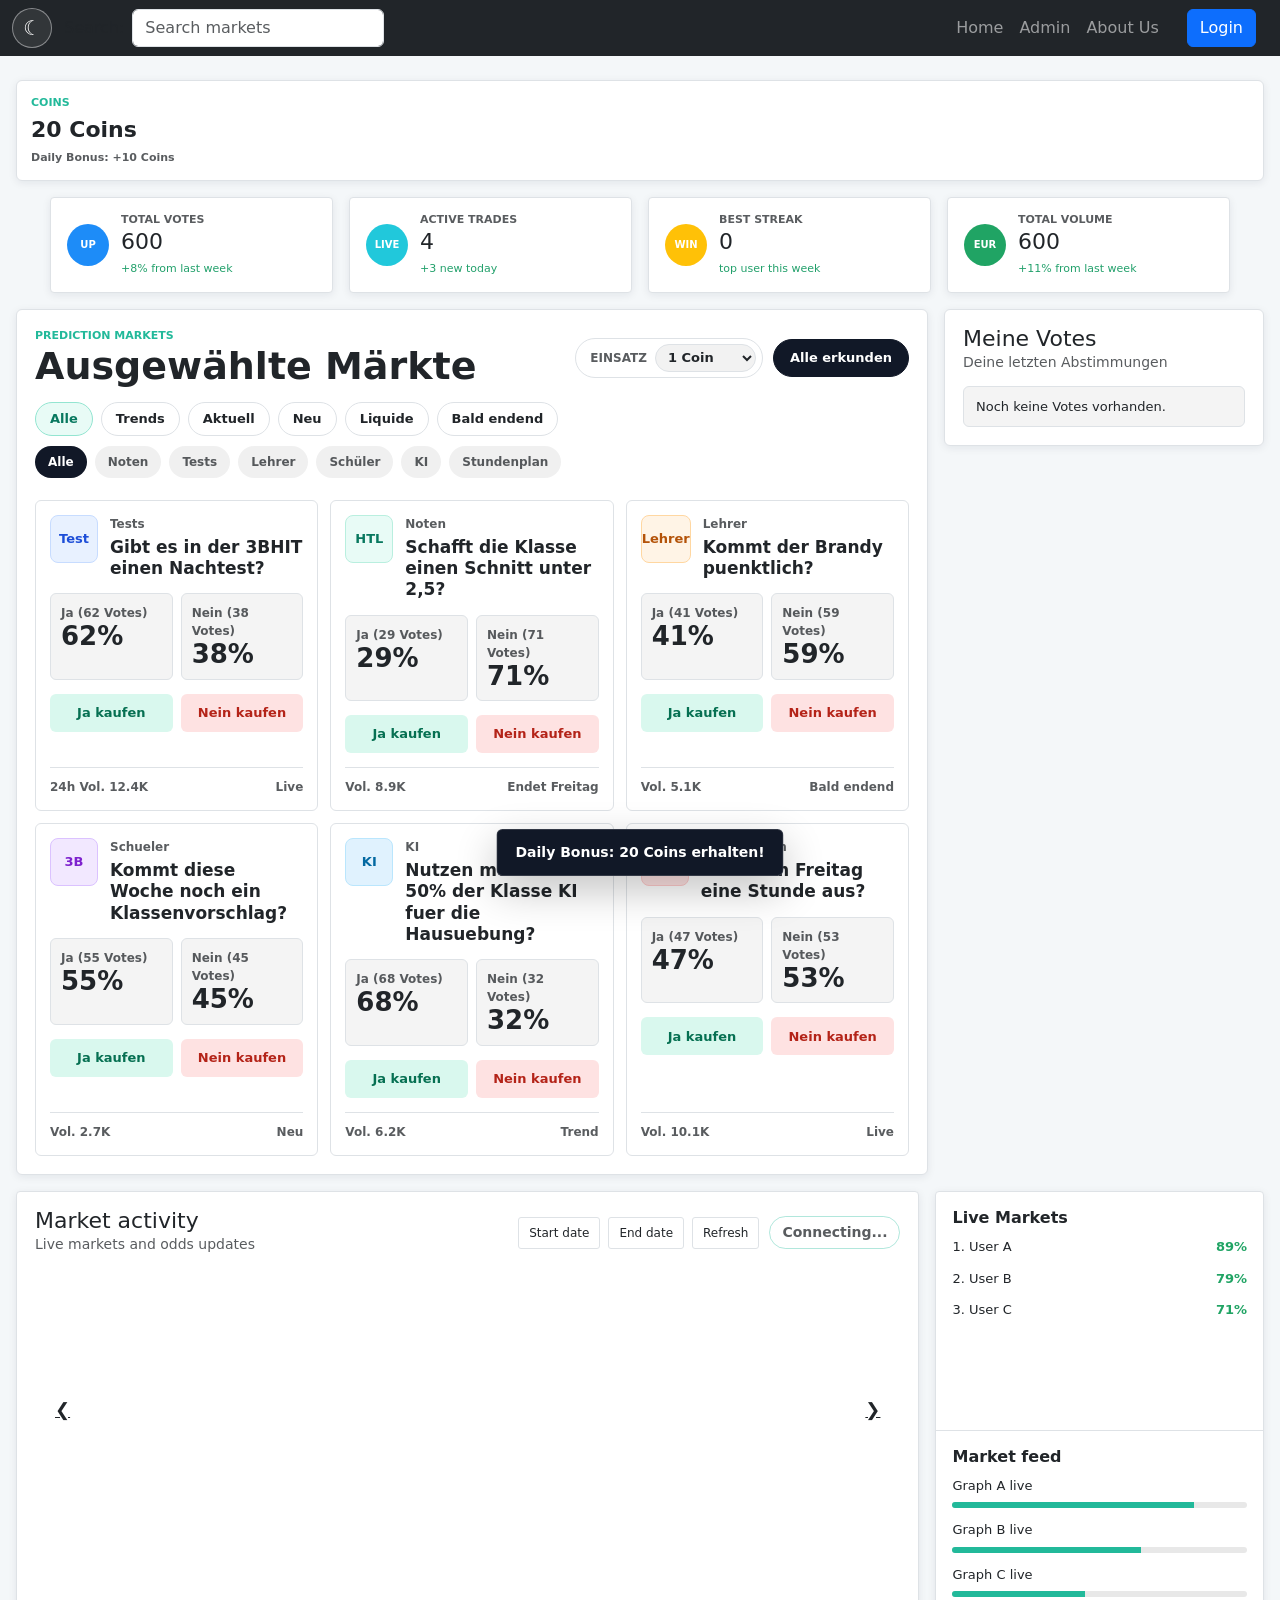
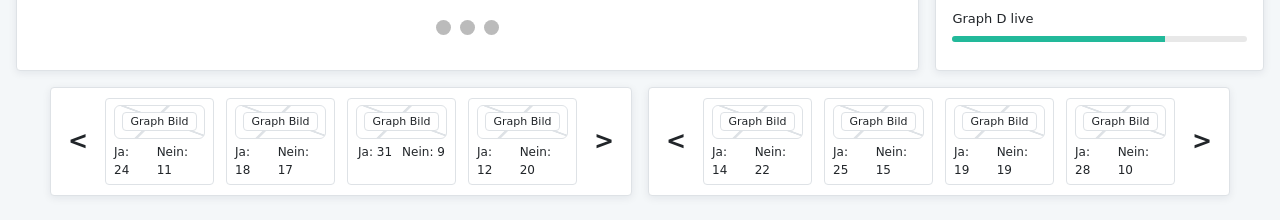
<file: frontend/index.html>
<!DOCTYPE html>
<html lang="en" data-bs-theme="light">
<head>
    <meta charset="UTF-8">
    <meta name="viewport" content="width=device-width, initial-scale=1.0">
    <title>HTLkrems Predict</title>

    <!-- Bootstrap -->
    <script src="https://cdn.jsdelivr.net/npm/bootstrap@5.3.8/dist/js/bootstrap.bundle.min.js"></script>
    <link href="https://cdn.jsdelivr.net/npm/bootstrap@5.3.8/dist/css/bootstrap.min.css" rel="stylesheet">

    <link rel="stylesheet" href="style.css">
</head>

<body>
    <!--Navbar-->
    <nav class="navbar navbar-expand-lg navbar-dark bg-dark">
        <div class="container-fluid">

            <button class="navbar-toggler" type="button" data-bs-toggle="collapse" data-bs-target="#navbarNav">
                <span class="navbar-toggler-icon"></span>
            </button>

            <!-- Mode Button -->
            <button type="button" class="theme-toggle" id="ChangeModeButton" aria-label="Dark Mode aktivieren" title="Dark Mode aktivieren">
                <span id="modeIcon" aria-hidden="true">☾</span>
            </button>
<!--////////////////////////////////////////////////////////////////////////////////////////////////////////////////////////////////////////////////////////////////////////////////////////-->

            <!--Suchleiste-->
            <div class="navbar-search">
                <form>
                    <label for="search">Search:</label>
                    <input type="text" class="form-control" id="search" placeholder="Search markets">
                </form>
            </div>

            <div class="collapse navbar-collapse" id="navbarNav">
                <ul class="navbar-nav">
                    <li class="nav-item"><a class="nav-link" href="#">Home</a></li>
                    <li class="nav-item"><a class="nav-link" href="admin.html">Admin</a></li>
                    <li class="nav-item"><a class="nav-link" href="#">About Us</a></li>
                </ul>
            </div>

            <div class="auth-area">
                <!--Login/Signup-->
                <div class="auth-buttons">
                    <span class="navbar-text text-light" id="authUserName"></span>
                    <a class="btn btn-outline-light d-none" id="profileLink" href="profile.html">Profile</a>
                    <button type="button" class="btn btn-outline-light d-none" id="logoutButton">Logout</button>
                    <button type="button" class="btn btn-primary" id="openLoginModal">Login</button>
                </div>
            </div>
        </div>
    </nav>
<!--////////////////////////////////////////////////////////////////////////////////////////////////////////////////////////////////////////////////////////////////////////////////////////-->

<!-- Login Modal Logik -->
    <div class="auth-modal" id="loginModal">
        <div class="auth-modal-content auth-animate">
            <div class="auth-modal-header">
                <h2>Sign in</h2>
                <button type="button" class="auth-close" data-close-modal="loginModal" title="Close Modal">&times;</button>
            </div>

            <p>Sign in with your HTL Krems Microsoft account to place bets and view your profile.</p>

            <div class="auth-actions">
                <button type="button" class="auth-cancel" data-close-modal="loginModal">Cancel</button>
                <button type="button" class="auth-submit" id="microsoftLoginButton">Continue with Microsoft</button>
            </div>
        </div>
    </div>
<!--////////////////////////////////////////////////////////////////////////////////////////////////////////////////////////////////////////////////////////////////////////////////////////-->
    <div class="page-content">
        <aside class="coin-system" aria-label="Coin Punktesystem">
            <span class="coin-label">Coins</span>
            <strong><span id="coinBalance">10</span> Coins</strong>
            <small>Daily Bonus: +10 Coins</small> <!-- Einlösen von Bonus -->
        </aside>

        <section class="stats-grid">
            <article class="stat-card">
                <span class="stat-icon stat-blue">UP</span>
                <div>
                    <p>Total Votes</p>
                    <strong><span id="totalVotesValue">2,500</span></strong>
                    <small>+8% from last week</small>
                </div>
            </article>
            <article class="stat-card">
                <span class="stat-icon stat-cyan">LIVE</span>
                <div>
                    <p>Active Trades</p>
                    <strong><span id="activeTradesValue">123</span></strong>
                    <small>+3 new today</small>
                </div>
            </article>
            <article class="stat-card">
                <span class="stat-icon stat-yellow">WIN</span>
                <div>
                    <p>Best Streak</p>
                    <strong><span id="bestStreakValue">14</span></strong>
                    <small>top user this week</small>
                </div>
            </article>
            <article class="stat-card">
                <span class="stat-icon stat-green">EUR</span>
                <div>
                    <p>Total Volume</p>
                    <strong><span id="totalVolumeValue">24,567</span></strong>
                    <small>+11% from last week</small>
                </div>
            </article>
        </section>

        <div class="market-layout">
        <section class="market-discovery">
            <div class="market-discovery-header">
                <div>
                    <span class="market-kicker">Prediction Markets</span>
                    <h1>Ausgewählte Märkte</h1>
                </div>
                <div class="market-header-actions">
                    <label class="stake-control" for="coinStake">
                        Einsatz
                        <select id="coinStake">
                            <option value="1">1 Coin</option>
                            <option value="5">5 Coins</option>
                            <option value="10">10 Coins</option>
                        </select>
                    </label>
                    <button type="button" class="market-action">Alle erkunden</button>
                </div>
            </div>

            <div class="market-tabs" aria-label="Market filters">
                <button type="button" class="is-selected" data-market-status="all">Alle</button>
                <button type="button" data-market-status="trend">Trends</button>
                <button type="button" data-market-status="live">Aktuell</button>
                <button type="button" data-market-status="new">Neu</button>
                <button type="button" data-market-status="liquid">Liquide</button>
                <button type="button" data-market-status="ending">Bald endend</button>
            </div>

            <div class="market-topic-row">
                <span class="is-selected" data-market-topic="all">Alle</span>
                <span data-market-topic="noten">Noten</span>
                <span data-market-topic="tests">Tests</span>
                <span data-market-topic="lehrer">Lehrer</span>
                <span data-market-topic="schueler">Schüler</span>
                <span data-market-topic="ki">KI</span>
                <span data-market-topic="stundenplan">Stundenplan</span>
            </div>

            <div class="market-card-grid" id="marketCardGrid">
                <article class="prediction-card" data-market-topic="tests" data-market-status="trend live liquid">
                    <div class="prediction-card-top">
                        <div class="prediction-icon">Test</div>
                        <div>
                            <p>Tests</p>
                            <h2>Gibt es in der 3BHIT einen Nachtest?</h2>
                        </div>
                    </div>
                    <div class="prediction-outcomes">
                        <div>
                            <span>Ja</span>
                            <strong>62%</strong>
                        </div>
                        <div>
                            <span>Nein</span>
                            <strong>38%</strong>
                        </div>
                    </div>
                    <div class="prediction-buttons">
                        <button type="button" class="buy-yes">Ja kaufen</button>
                        <button type="button" class="buy-no">Nein kaufen</button>
                    </div>
                    <footer>
                        <span>24h Vol. 12.4K</span>
                        <span>Live</span>
                    </footer>
                </article>

                <article class="prediction-card" data-market-topic="noten" data-market-status="live ending">
                    <div class="prediction-card-top">
                        <div class="prediction-icon prediction-icon-green">HTL</div>
                        <div>
                            <p>Noten</p>
                            <h2>Schafft die Klasse einen Schnitt unter 2,5?</h2>
                        </div>
                    </div>
                    <div class="prediction-outcomes">
                        <div>
                            <span>Ja</span>
                            <strong>29%</strong>
                        </div>
                        <div>
                            <span>Nein</span>
                            <strong>71%</strong>
                        </div>
                    </div>
                    <div class="prediction-buttons">
                        <button type="button" class="buy-yes">Ja kaufen</button>
                        <button type="button" class="buy-no">Nein kaufen</button>
                    </div>
                    <footer>
                        <span>Vol. 8.9K</span>
                        <span>Endet Freitag</span>
                    </footer>
                </article>

                <article class="prediction-card" data-market-topic="lehrer" data-market-status="trend ending">
                    <div class="prediction-card-top">
                        <div class="prediction-icon prediction-icon-orange">Lehrer</div>
                        <div>
                            <p>Lehrer</p>
                            <h2>Kommt der Brandy pünktlich?</h2>
                        </div>
                    </div>
                    <div class="prediction-outcomes">
                        <div>
                            <span>Ja</span>
                            <strong>41%</strong>
                        </div>
                        <div>
                            <span>Nein</span>
                            <strong>59%</strong>
                        </div>
                    </div>
                    <div class="prediction-buttons">
                        <button type="button" class="buy-yes">Ja kaufen</button>
                        <button type="button" class="buy-no">Nein kaufen</button>
                    </div>
                    <footer>
                        <span>Vol. 5.1K</span>
                        <span>Bald endend</span>
                    </footer>
                </article>

                <article class="prediction-card" data-market-topic="schueler" data-market-status="new live">
                    <div class="prediction-card-top">
                        <div class="prediction-icon prediction-icon-purple">3B</div>
                        <div>
                            <p>Schüler</p>
                            <h2>Kommt diese Woche noch ein Klassenvorschlag?</h2>
                        </div>
                    </div>
                    <div class="prediction-outcomes">
                        <div>
                            <span>Ja</span>
                            <strong>55%</strong>
                        </div>
                        <div>
                            <span>Nein</span>
                            <strong>45%</strong>
                        </div>
                    </div>
                    <div class="prediction-buttons">
                        <button type="button" class="buy-yes">Ja kaufen</button>
                        <button type="button" class="buy-no">Nein kaufen</button>
                    </div>
                    <footer>
                        <span>Vol. 2.7K</span>
                        <span>Neu</span>
                    </footer>
                </article>

                <article class="prediction-card" data-market-topic="ki" data-market-status="trend new">
                    <div class="prediction-card-top">
                        <div class="prediction-icon prediction-icon-blue">KI</div>
                        <div>
                            <p>KI</p>
                            <h2>Nutzen mehr als 50% der Klasse KI für die Hausuebung?</h2>
                        </div>
                    </div>
                    <div class="prediction-outcomes">
                        <div>
                            <span>Ja</span>
                            <strong>68%</strong>
                        </div>
                        <div>
                            <span>Nein</span>
                            <strong>32%</strong>
                        </div>
                    </div>
                    <div class="prediction-buttons">
                        <button type="button" class="buy-yes">Ja kaufen</button>
                        <button type="button" class="buy-no">Nein kaufen</button>
                    </div>
                    <footer>
                        <span>Vol. 6.2K</span>
                        <span>Trend</span>
                    </footer>
                </article>

                <article class="prediction-card" data-market-topic="stundenplan" data-market-status="live liquid">
                    <div class="prediction-card-top">
                        <div class="prediction-icon prediction-icon-red">Plan</div>
                        <div>
                            <p>Stundenplan</p>
                            <h2>Fällt am Freitag eine Stunde aus?</h2>
                        </div>
                    </div>
                    <div class="prediction-outcomes">
                        <div>
                            <span>Ja</span>
                            <strong>47%</strong>
                        </div>
                        <div>
                            <span>Nein</span>
                            <strong>53%</strong>
                        </div>
                    </div>
                    <div class="prediction-buttons">
                        <button type="button" class="buy-yes">Ja kaufen</button>
                        <button type="button" class="buy-no">Nein kaufen</button>
                    </div>
                    <footer>
                        <span>Vol. 10.1K</span>
                        <span>Live</span>
                    </footer>
                </article>
            </div>

            <div class="market-empty-state" id="marketEmptyState">
                Keine Markets gefunden.
            </div>
        </section>

        <section class="my-votes-panel">
            <div class="panel-header">
                <div>
                    <h2>Meine Votes</h2>
                    <span>Deine letzten Abstimmungen</span>
                </div>
            </div>
            <ul id="myVotesList" class="my-votes-list">
                <li>Noch keine Votes vorhanden.</li>
            </ul>
        </section>
        </div>

        <section class="dashboard-main">
            <div class="graph-overview">
                <div class="panel-header">
                    <div>
                        <h2>Market activity</h2>
                        <span>Live markets and odds updates</span>
                    </div>
                    <div class="dashboard-actions">
                        <div class="date-filter">
                        <button type="button">Start date</button>
                        <button type="button">End date</button>
                            <button type="button" id="refreshMarketsButton">Refresh</button>
                        </div>
                        <span class="backend-badge" id="apiStatus">Connecting...</span>
                    </div>
                </div>

                <!-- Slideshow container -->
                <div class="slideshow-container">

            <!-- Full-width images with number and caption text -->
            <div class="mySlides slide-fade">
                <div class="numbertext">1 / 3</div>
                <div class="slide-image">
                    <img src="images/Download.png" alt="Testbild">
                </div>

                <div class="graph-vote-row">
                    <button type="button" class="vote-button vote-up">Up</button>
                    <h1 class="graph-title">Erster Graph</h1>
                    <button type="button" class="vote-button vote-down">Down</button>
                </div>

                <div class="graph-details">
                    <section class="graph-description">
                        <h2>Beschreibung</h2>
                        <p>Hier kommt die Beschreibung vom Graph hinein. Dieser Bereich nimmt ungefaehr zwei Drittel der Breite ein.</p>
                    </section>

                    <section class="latest-votes">
                        <h2>Letzte Votes</h2>
                        <p>Noch keine Votes vorhanden.</p>
                        <p>Votes vom Leo bekommen!</p>
                    </section>
                </div>
            </div>

            <div class="mySlides slide-fade">
                <div class="numbertext">2 / 3</div>
                <div class="slide-image">
                    <img src="images/Download.png" alt="Testbild">
                </div>

                <div class="graph-vote-row">
                    <button type="button" class="vote-button vote-up">Up</button>
                    <h1 class="graph-title">Zweiter Graph</h1>
                    <button type="button" class="vote-button vote-down">Down</button>
                </div>

                <div class="graph-details">
                    <section class="graph-description">
                        <h2>Beschreibung</h2>
                        <p>Beschreibung fuer den zweiten Graph. Auch dieser Text ist Teil der Slideshow.</p>
                    </section>

                    <section class="latest-votes">
                        <h2>Letzte Votes</h2>
                        <p>Vote 1: Up</p>
                        <p>Votes vom Leo bekommen!</p>
                    </section>
                </div>
            </div>

            <div class="mySlides slide-fade">
                <div class="numbertext">3 / 3</div>
                <div class="slide-image">
                    <img src="images/Download.png" alt="Testbild">
                </div>

                <div class="graph-vote-row">
                    <button type="button" class="vote-button vote-up">Up</button>
                    <h1 class="graph-title">Dritter Graph</h1>
                    <button type="button" class="vote-button vote-down">Down</button>
                </div>

                <div class="graph-details">
                    <section class="graph-description">
                        <h2>Beschreibung</h2>
                        <p>Beschreibung fuer den dritten Graph. Beim Weiterklicken wechselt jetzt der ganze Block.</p>
                    </section>

                    <section class="latest-votes">
                        <h2>Letzte Votes</h2>
                        <p>Vote 1: Down</p>
                        <p>Votes vom Leo bekommen!</p>
                    </section>
                </div>
            </div>
        </div>

        <!-- Next and previous buttons -->
        <a class="prev" onclick="plusSlides(-1)">&#10094;</a>
        <a class="next" onclick="plusSlides(1)">&#10095;</a>

        <!-- The dots/circles -->
        <div class="slide-dots">
            <span class="dot" onclick="currentSlide(1)"></span>
            <span class="dot" onclick="currentSlide(2)"></span>
            <span class="dot" onclick="currentSlide(3)"></span>
        </div>

            </div>

            <aside class="ongoing-trades-panel">
                <section class="ranking-section" id="live-markets">
                    <h2>Live Markets</h2>
                    <ul class="ranking-list" id="liveMarketsList">
                        <li><span>1. User A</span><strong>89%</strong></li>
                        <li><span>2. User B</span><strong>79%</strong></li>
                        <li><span>3. User C</span><strong>71%</strong></li>
                    </ul>
                </section>

                <section class="ongoing-section">
                    <h2>Market feed</h2>
                    <ul class="ongoing-list" id="marketFeedList">
                        <li>
                            <span>Graph A live</span>
                            <div class="trade-progress"><span style="width: 82%"></span></div>
                        </li>
                        <li>
                            <span>Graph B live</span>
                            <div class="trade-progress"><span style="width: 64%"></span></div>
                        </li>
                        <li>
                            <span>Graph C live</span>
                            <div class="trade-progress"><span style="width: 45%"></span></div>
                        </li>
                        <li>
                            <span>Graph D live</span>
                            <div class="trade-progress"><span style="width: 72%"></span></div>
                        </li>
                    </ul>
                </section>
            </aside>
        </section>

    <div class="trades-area">
        <div class="expired-trades-wrapper">
            <div class="expired-trades-slider" data-trade-slider>
                <button type="button" class="trade-arrow trade-prev" data-trade-direction="-1">&lt;</button>

                <div class="trade-slide is-active">
                    <article class="expired-trade-card">
                        <div class="trade-graph-placeholder">
                            <span>Graph Bild</span>
                        </div>
                        <div class="trade-result">
                            <span>Ja: 24</span>
                            <span>Nein: 11</span>
                        </div>
                    </article>
                    <article class="expired-trade-card">
                        <div class="trade-graph-placeholder">
                            <span>Graph Bild</span>
                        </div>
                        <div class="trade-result">
                            <span>Ja: 18</span>
                            <span>Nein: 17</span>
                        </div>
                    </article>
                    <article class="expired-trade-card">
                        <div class="trade-graph-placeholder">
                            <span>Graph Bild</span>
                        </div>
                        <div class="trade-result">
                            <span>Ja: 31</span>
                            <span>Nein: 9</span>
                        </div>
                    </article>
                    <article class="expired-trade-card">
                        <div class="trade-graph-placeholder">
                            <span>Graph Bild</span>
                        </div>
                        <div class="trade-result">
                            <span>Ja: 12</span>
                            <span>Nein: 20</span>
                        </div>
                    </article>
                </div>

                <div class="trade-slide">
                    <article class="expired-trade-card">
                        <div class="trade-graph-placeholder">
                            <span>Graph Bild</span>
                        </div>
                        <div class="trade-result">
                            <span>Ja: 20</span>
                            <span>Nein: 14</span>
                        </div>
                    </article>
                    <article class="expired-trade-card">
                        <div class="trade-graph-placeholder">
                            <span>Graph Bild</span>
                        </div>
                        <div class="trade-result">
                            <span>Ja: 27</span>
                            <span>Nein: 8</span>
                        </div>
                    </article>
                    <article class="expired-trade-card">
                        <div class="trade-graph-placeholder">
                            <span>Graph Bild</span>
                        </div>
                        <div class="trade-result">
                            <span>Ja: 16</span>
                            <span>Nein: 21</span>
                        </div>
                    </article>
                    <article class="expired-trade-card">
                        <div class="trade-graph-placeholder">
                            <span>Graph Bild</span>
                        </div>
                        <div class="trade-result">
                            <span>Ja: 30</span>
                            <span>Nein: 13</span>
                        </div>
                    </article>
                </div>

                <button type="button" class="trade-arrow trade-next" data-trade-direction="1">&gt;</button>
            </div>

            <div class="expired-trades-slider" data-trade-slider>
                <button type="button" class="trade-arrow trade-prev" data-trade-direction="-1">&lt;</button>

                <div class="trade-slide is-active">
                    <article class="expired-trade-card">
                        <div class="trade-graph-placeholder">
                            <span>Graph Bild</span>
                        </div>
                        <div class="trade-result">
                            <span>Ja: 14</span>
                            <span>Nein: 22</span>
                        </div>
                    </article>
                    <article class="expired-trade-card">
                        <div class="trade-graph-placeholder">
                            <span>Graph Bild</span>
                        </div>
                        <div class="trade-result">
                            <span>Ja: 25</span>
                            <span>Nein: 15</span>
                        </div>
                    </article>
                    <article class="expired-trade-card">
                        <div class="trade-graph-placeholder">
                            <span>Graph Bild</span>
                        </div>
                        <div class="trade-result">
                            <span>Ja: 19</span>
                            <span>Nein: 19</span>
                        </div>
                    </article>
                    <article class="expired-trade-card">
                        <div class="trade-graph-placeholder">
                            <span>Graph Bild</span>
                        </div>
                        <div class="trade-result">
                            <span>Ja: 28</span>
                            <span>Nein: 10</span>
                        </div>
                    </article>
                </div>

                <div class="trade-slide">
                    <article class="expired-trade-card">
                        <div class="trade-graph-placeholder">
                            <span>Graph Bild</span>
                        </div>
                        <div class="trade-result">
                            <span>Ja: 11</span>
                            <span>Nein: 26</span>
                        </div>
                    </article>
                    <article class="expired-trade-card">
                        <div class="trade-graph-placeholder">
                            <span>Graph Bild</span>
                        </div>
                        <div class="trade-result">
                            <span>Ja: 22</span>
                            <span>Nein: 16</span>
                        </div>
                    </article>
                    <article class="expired-trade-card">
                        <div class="trade-graph-placeholder">
                            <span>Graph Bild</span>
                        </div>
                        <div class="trade-result">
                            <span>Ja: 35</span>
                            <span>Nein: 7</span>
                        </div>
                    </article>
                    <article class="expired-trade-card">
                        <div class="trade-graph-placeholder">
                            <span>Graph Bild</span>
                        </div>
                        <div class="trade-result">
                            <span>Ja: 17</span>
                            <span>Nein: 24</span>
                        </div>
                    </article>
                </div>

                <button type="button" class="trade-arrow trade-next" data-trade-direction="1">&gt;</button>
            </div>
        </div>
    </div>
    </div>

<footer>
    
</footer>

    <div class="vote-toast" id="voteToast" role="status" aria-live="polite"></div>

    <script src="script.js"></script>
</body>
</html>
</file>
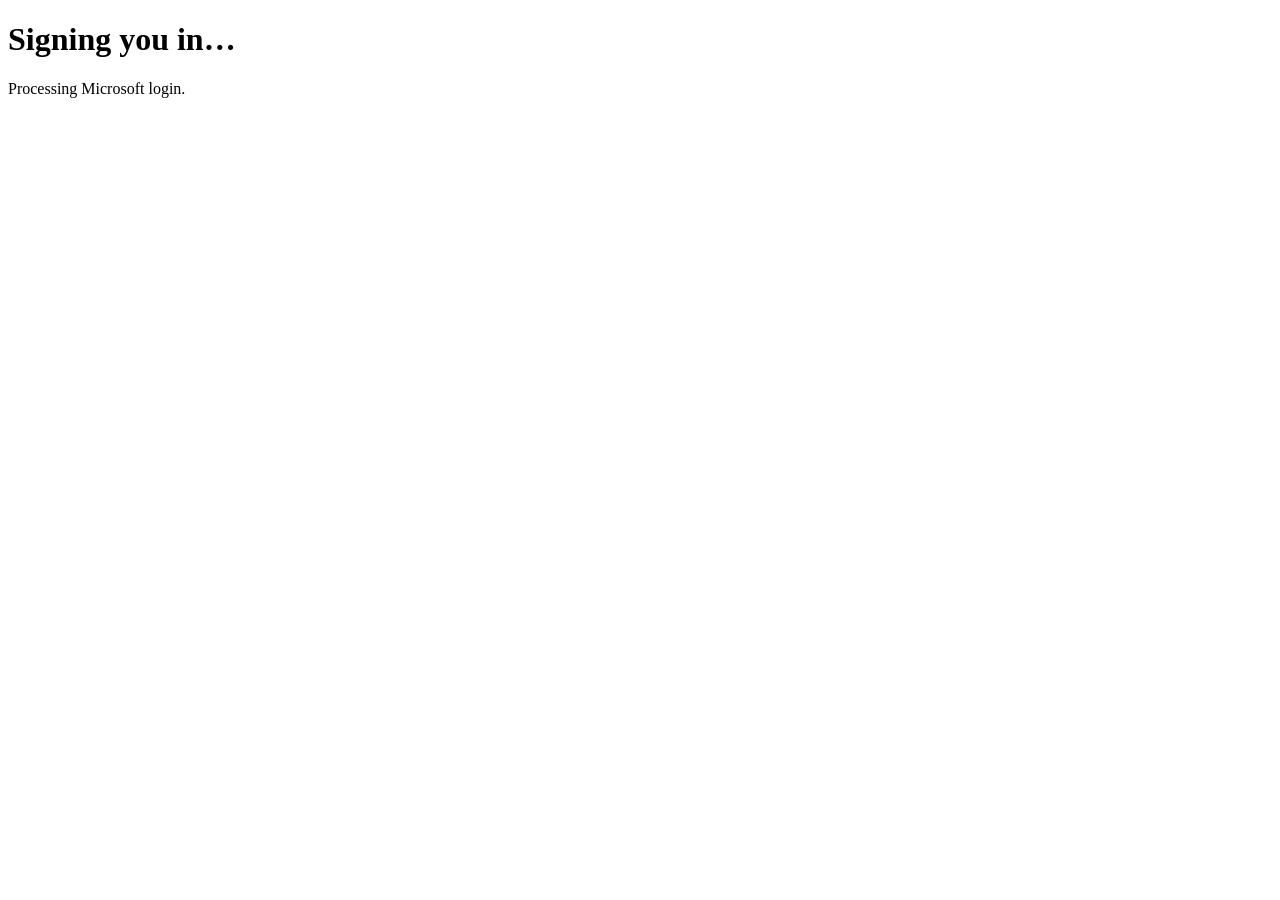
<file: frontend/auth/callback/index.html>
<!DOCTYPE html>
<html lang="en" data-bs-theme="light">
<head>
    <meta charset="UTF-8">
    <meta name="viewport" content="width=device-width, initial-scale=1.0">
    <title>HTLkrems Predict · Signing in</title>

    <link rel="stylesheet" href="/style.css">
</head>
<body>
    <div class="page-content auth-callback">
        <h1>Signing you in…</h1>
        <p id="authCallbackStatus">Processing Microsoft login.</p>
    </div>

    <script src="/script.js"></script>
</body>
</html>
</file>
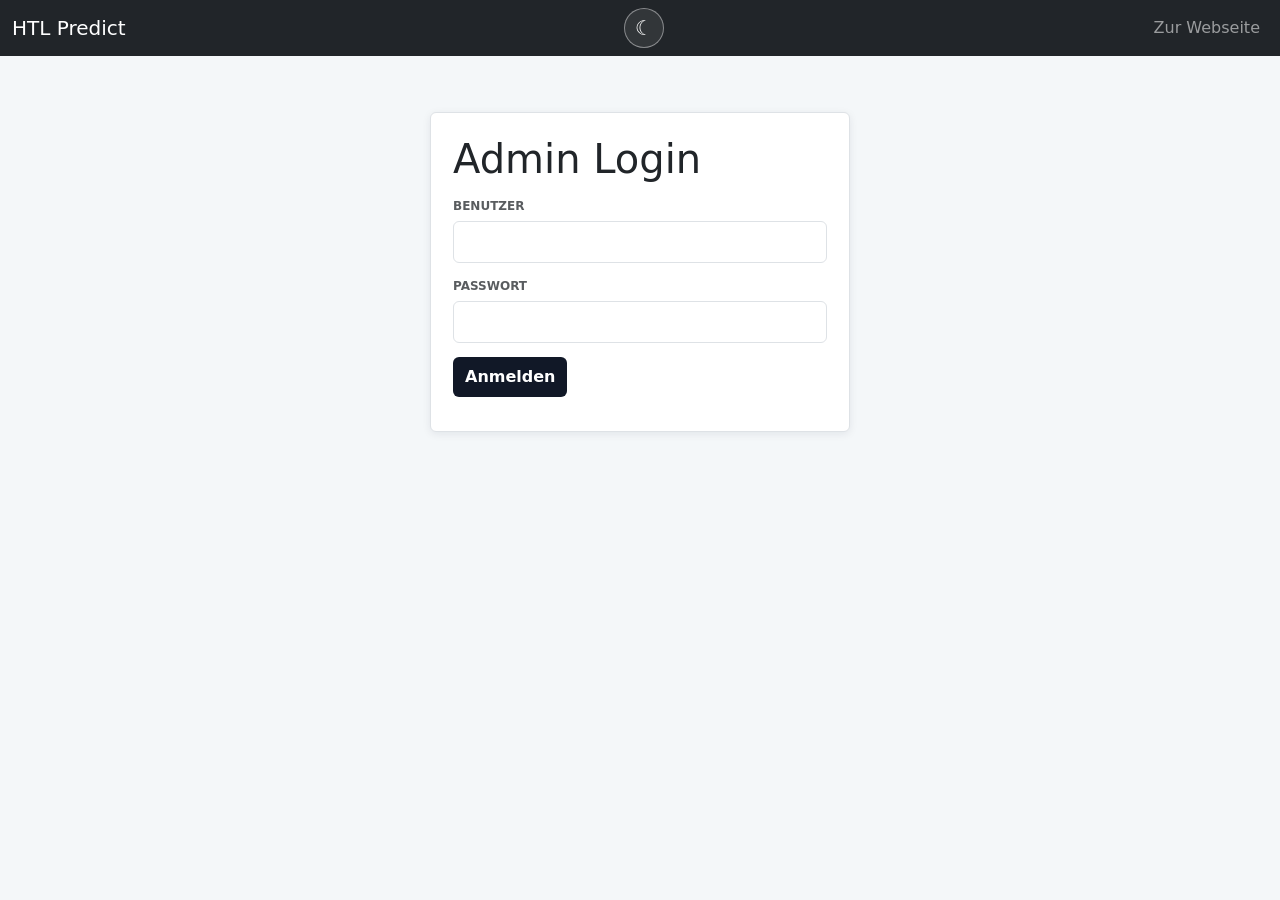
<file: frontend/admin.html>
<!DOCTYPE html>
<html lang="de" data-bs-theme="light">
<head>
    <meta charset="UTF-8">
    <meta name="viewport" content="width=device-width, initial-scale=1.0">
    <title>Admin - HTL Predict</title>

    <script src="https://cdn.jsdelivr.net/npm/bootstrap@5.3.8/dist/js/bootstrap.bundle.min.js"></script>
    <link href="https://cdn.jsdelivr.net/npm/bootstrap@5.3.8/dist/css/bootstrap.min.css" rel="stylesheet">
    <link rel="stylesheet" href="style.css">
</head>
<body>
    <nav class="navbar navbar-expand-lg navbar-dark bg-dark">
        <div class="container-fluid">
            <a class="navbar-brand" href="index.html">HTL Predict</a>
            <button type="button" class="theme-toggle" id="AdminModeButton" aria-label="Dark Mode aktivieren" title="Dark Mode aktivieren">
                <span id="adminModeIcon" aria-hidden="true">☾</span>
            </button>
            <div class="navbar-nav">
                <a class="nav-link" href="index.html">Zur Webseite</a>
            </div>
        </div>
    </nav>

    <main class="admin-page">
        <section class="admin-login-panel" id="adminLoginPanel">
            <h1>Admin Login</h1>
            <form id="adminLoginForm">
                <label for="adminUsername">Benutzer</label>
                <input type="text" id="adminUsername" autocomplete="username" required>

                <label for="adminPassword">Passwort</label>
                <input type="password" id="adminPassword" autocomplete="current-password" required>

                <button type="submit">Anmelden</button>
                <p class="admin-message" id="adminLoginMessage"></p>
            </form>
        </section>

        <section class="admin-dashboard is-hidden" id="adminDashboard">
            <div class="admin-dashboard-header">
                <div>
                    <span>Admin Bereich</span>
                    <h1>Website Verwaltung</h1>
                </div>
                <button type="button" id="adminLogoutButton">Logout</button>
            </div>

            <div class="admin-actions-grid">
                <article class="admin-tool-card">
                    <h2>Website zurücksetzen</h2>
                    <p>Löscht Coins, Votes, Daily Bonus und lokale Testdaten im Browser.</p>
                    <button type="button" class="danger-button" id="resetLocalStorageButton">LocalStorage löschen</button>
                </article>

                <article class="admin-tool-card">
                    <h2>User Verwaltung</h2>
                    <p>User koennen für den Frontend-Prototyp gekickt, gesperrt oder per Reset-Passwort wiederhergestellt werden.</p>
                    <div class="admin-user-search">
                        <label for="adminUserSearch">Username suchen</label>
                        <input type="text" id="adminUserSearch" placeholder="z.B. leo">
                    </div>
                </article>
            </div>

            <section class="admin-users-panel">
                <h2>Benutzer</h2>
                <ul class="admin-user-list" id="adminUserList"></ul>
            </section>

            <p class="admin-message" id="adminActionMessage"></p>
        </section>
    </main>

    <script src="admin.js"></script>
</body>

</html>
</file>
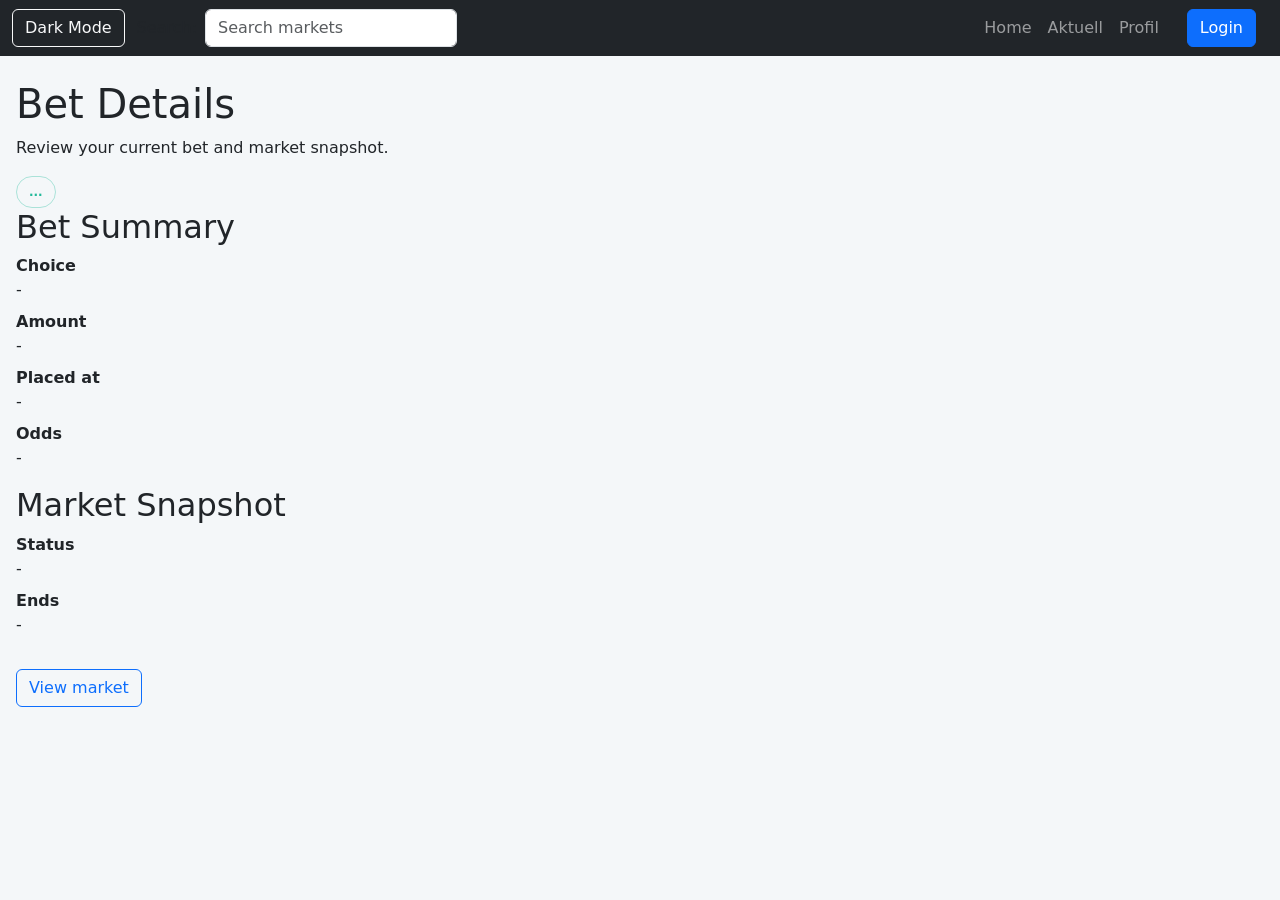
<file: frontend/bet.html>
<!DOCTYPE html>
<html lang="en" data-bs-theme="light">
<head>
    <meta charset="UTF-8">
    <meta name="viewport" content="width=device-width, initial-scale=1.0">
    <title>HTLkrems Predict · Bet Details</title>

    <script src="https://cdn.jsdelivr.net/npm/bootstrap@5.3.8/dist/js/bootstrap.bundle.min.js"></script>
    <link href="https://cdn.jsdelivr.net/npm/bootstrap@5.3.8/dist/css/bootstrap.min.css" rel="stylesheet">
    <link rel="stylesheet" href="style.css">
</head>
<body>
    <nav class="navbar navbar-expand-lg navbar-dark bg-dark">
        <div class="container-fluid">
            <button class="navbar-toggler" type="button" data-bs-toggle="collapse" data-bs-target="#navbarNav">
                <span class="navbar-toggler-icon"></span>
            </button>

            <button type="button" class="btn btn-outline-light" id="ChangeModeButton">
                Dark Mode
            </button>

            <div class="navbar-search">
                <form>
                    <label for="search">Search:</label>
                    <input type="text" class="form-control" id="search" placeholder="Search markets">
                </form>
            </div>

            <div class="collapse navbar-collapse" id="navbarNav">
                <ul class="navbar-nav">
                    <li class="nav-item"><a class="nav-link" href="index.html">Home</a></li>
                    <li class="nav-item"><a class="nav-link" href="index.html#live-markets">Aktuell</a></li>
                    <li class="nav-item"><a class="nav-link" href="profile.html">Profil</a></li>
                    <li class="nav-item"><a class="nav-link d-none" id="adminLink" href="admin.html">Admin</a></li>
                </ul>
            </div>

            <div class="auth-area">
                <div class="auth-buttons">
                    <span class="navbar-text text-light" id="authUserName"></span>
                    <a class="btn btn-outline-light d-none" id="profileLink" href="profile.html">Profile</a>
                    <button type="button" class="btn btn-outline-light d-none" id="logoutButton">Logout</button>
                    <button type="button" class="btn btn-primary" id="openLoginModal">Login</button>
                </div>
            </div>
        </div>
    </nav>

    <div class="auth-modal" id="loginModal">
        <div class="auth-modal-content auth-animate">
            <div class="auth-modal-header">
                <h2>Sign in</h2>
                <button type="button" class="auth-close" data-close-modal="loginModal" title="Close Modal">&times;</button>
            </div>

            <p>Sign in with your HTL Krems Microsoft account to place bets and view your profile.</p>

            <div class="auth-actions">
                <button type="button" class="auth-cancel" data-close-modal="loginModal">Cancel</button>
                <button type="button" class="auth-submit" id="microsoftLoginButton">Continue with Microsoft</button>
            </div>
        </div>
    </div>

    <div class="page-content" id="betPage">
        <header class="page-header">
            <div>
                <h1 id="betTitle">Bet Details</h1>
                <p>Review your current bet and market snapshot.</p>
            </div>
            <span class="backend-badge" id="betStatus">...</span>
        </header>

        <div class="market-grid">
            <section class="market-card">
                <h2>Bet Summary</h2>
                <dl class="profile-list">
                    <div>
                        <dt>Choice</dt>
                        <dd id="betChoice">-</dd>
                    </div>
                    <div>
                        <dt>Amount</dt>
                        <dd id="betAmount">-</dd>
                    </div>
                    <div>
                        <dt>Placed at</dt>
                        <dd id="betCreated">-</dd>
                    </div>
                    <div>
                        <dt>Odds</dt>
                        <dd id="betOdds">-</dd>
                    </div>
                </dl>
            </section>

            <section class="market-card">
                <h2>Market Snapshot</h2>
                <dl class="profile-list">
                    <div>
                        <dt>Status</dt>
                        <dd id="betMarketStatus">-</dd>
                    </div>
                    <div>
                        <dt>Ends</dt>
                        <dd id="betMarketEnd">-</dd>
                    </div>
                </dl>
                <a class="btn btn-outline-primary mt-3" id="betMarketLink" href="#">View market</a>
            </section>
        </div>

        <p class="form-status" id="betError"></p>
    </div>

    <script src="script.js"></script>
</body>
</html>
</file>
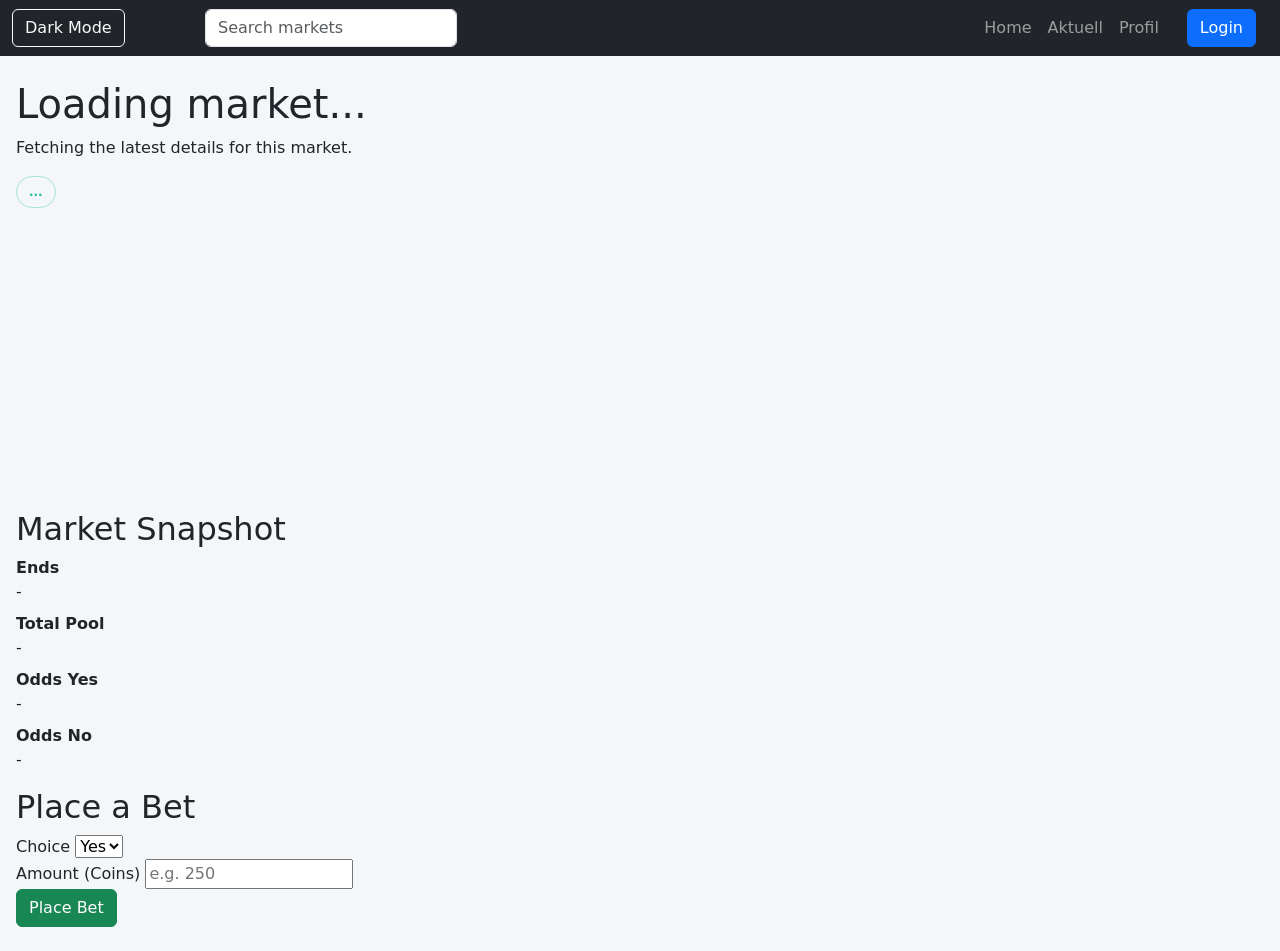
<file: frontend/market.html>
<!DOCTYPE html>
<html lang="en" data-bs-theme="light">
<head>
    <meta charset="UTF-8">
    <meta name="viewport" content="width=device-width, initial-scale=1.0">
    <title>HTLkrems Predict · Market</title>

    <script src="https://cdn.jsdelivr.net/npm/bootstrap@5.3.8/dist/js/bootstrap.bundle.min.js"></script>
    <link href="https://cdn.jsdelivr.net/npm/bootstrap@5.3.8/dist/css/bootstrap.min.css" rel="stylesheet">
    <link rel="stylesheet" href="style.css">
</head>
<body>
    <nav class="navbar navbar-expand-lg navbar-dark bg-dark">
        <div class="container-fluid">
            <button class="navbar-toggler" type="button" data-bs-toggle="collapse" data-bs-target="#navbarNav">
                <span class="navbar-toggler-icon"></span>
            </button>

            <button type="button" class="btn btn-outline-light" id="ChangeModeButton">
                Dark Mode
            </button>

            <div class="navbar-search">
                <form>
                    <label for="search">Search:</label>
                    <input type="text" class="form-control" id="search" placeholder="Search markets">
                </form>
            </div>

            <div class="collapse navbar-collapse" id="navbarNav">
                <ul class="navbar-nav">
                    <li class="nav-item"><a class="nav-link" href="index.html">Home</a></li>
                    <li class="nav-item"><a class="nav-link" href="index.html#live-markets">Aktuell</a></li>
                    <li class="nav-item"><a class="nav-link" href="profile.html">Profil</a></li>
                    <li class="nav-item"><a class="nav-link d-none" id="adminLink" href="admin.html">Admin</a></li>
                </ul>
            </div>

            <div class="auth-area">
                <div class="auth-buttons">
                    <span class="navbar-text text-light" id="authUserName"></span>
                    <a class="btn btn-outline-light d-none" id="profileLink" href="profile.html">Profile</a>
                    <button type="button" class="btn btn-outline-light d-none" id="logoutButton">Logout</button>
                    <button type="button" class="btn btn-primary" id="openLoginModal">Login</button>
                </div>
            </div>
        </div>
    </nav>

    <div class="auth-modal" id="loginModal">
        <div class="auth-modal-content auth-animate">
            <div class="auth-modal-header">
                <h2>Sign in</h2>
                <button type="button" class="auth-close" data-close-modal="loginModal" title="Close Modal">&times;</button>
            </div>

            <p>Sign in with your HTL Krems Microsoft account to place bets and view your profile.</p>

            <div class="auth-actions">
                <button type="button" class="auth-cancel" data-close-modal="loginModal">Cancel</button>
                <button type="button" class="auth-submit" id="microsoftLoginButton">Continue with Microsoft</button>
            </div>
        </div>
    </div>

    <div class="page-content" id="marketPage">
        <header class="page-header">
            <div>
                <h1 id="marketTitle">Loading market...</h1>
                <p id="marketDescription">Fetching the latest details for this market.</p>
            </div>
            <span class="backend-badge" id="marketStatus">...</span>
        </header>

        <div class="market-canvas-wrapper">
            <canvas id="marketHistoryCanvas" class="market-history-canvas" width="1100" height="260" style="width:100%;height:auto"></canvas>
        </div>

        <div class="market-grid">
            <section class="market-card">
                <h2>Market Snapshot</h2>
                <dl class="profile-list">
                    <div>
                        <dt>Ends</dt>
                        <dd id="marketEndDate">-</dd>
                    </div>
                    <div>
                        <dt>Total Pool</dt>
                        <dd id="marketPool">-</dd>
                    </div>
                    <div>
                        <dt>Odds Yes</dt>
                        <dd id="marketOddsYes">-</dd>
                    </div>
                    <div>
                        <dt>Odds No</dt>
                        <dd id="marketOddsNo">-</dd>
                    </div>
                </dl>
            </section>

            <section class="market-card">
                <h2>Place a Bet</h2>
                <form id="placeBetForm" class="bet-form">
                    <div>
                        <label for="betChoice">Choice</label>
                        <select name="choice" id="betChoice" required>
                            <option value="yes">Yes</option>
                            <option value="no">No</option>
                        </select>
                    </div>
                    <div>
                        <label for="betAmount">Amount (Coins)</label>
                        <input type="number" min="1" step="1" name="amount" id="betAmount" placeholder="e.g. 250" required>
                    </div>
                    <button type="submit" class="btn btn-success" id="betFormSubmit">Place Bet</button>
                </form>
                <p class="form-status" id="betFormStatus"></p>
            </section>
        </div>
    </div>

    <script src="script.js?v=2"></script>
</body>
</html>
</file>
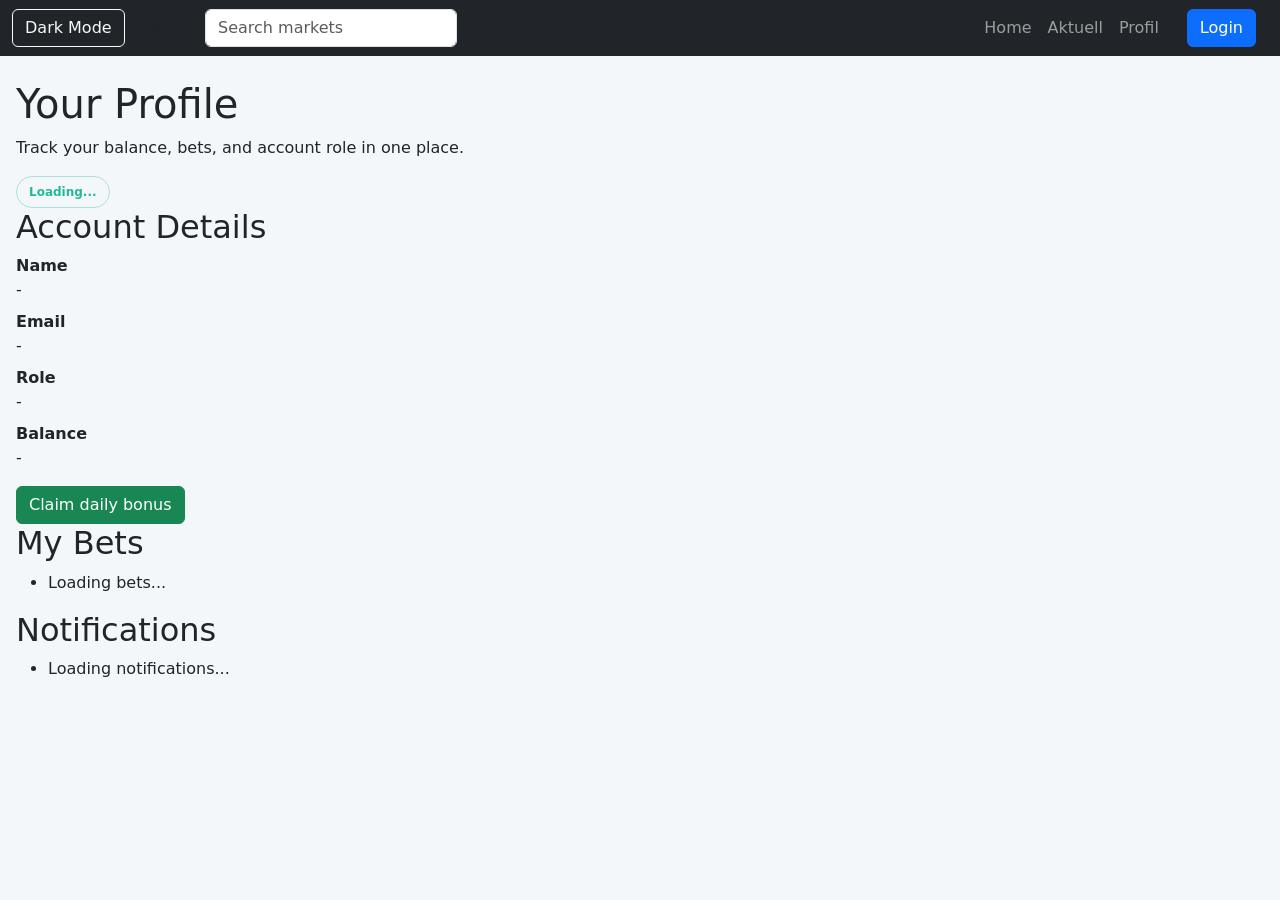
<file: frontend/profile.html>
<!DOCTYPE html>
<html lang="en" data-bs-theme="light">
<head>
    <meta charset="UTF-8">
    <meta name="viewport" content="width=device-width, initial-scale=1.0">
    <title>HTLkrems Predict · Profile</title>

    <script src="https://cdn.jsdelivr.net/npm/bootstrap@5.3.8/dist/js/bootstrap.bundle.min.js"></script>
    <link href="https://cdn.jsdelivr.net/npm/bootstrap@5.3.8/dist/css/bootstrap.min.css" rel="stylesheet">
    <link rel="stylesheet" href="style.css">
</head>
<body>
    <nav class="navbar navbar-expand-lg navbar-dark bg-dark">
        <div class="container-fluid">
            <button class="navbar-toggler" type="button" data-bs-toggle="collapse" data-bs-target="#navbarNav">
                <span class="navbar-toggler-icon"></span>
            </button>

            <button type="button" class="btn btn-outline-light" id="ChangeModeButton">
                Dark Mode
            </button>

            <div class="navbar-search">
                <form>
                    <label for="search">Search:</label>
                    <input type="text" class="form-control" id="search" placeholder="Search markets">
                </form>
            </div>

            <div class="collapse navbar-collapse" id="navbarNav">
                <ul class="navbar-nav">
                    <li class="nav-item"><a class="nav-link" href="index.html">Home</a></li>
                    <li class="nav-item"><a class="nav-link" href="index.html#live-markets">Aktuell</a></li>
                    <li class="nav-item"><a class="nav-link" href="profile.html">Profil</a></li>
                    <li class="nav-item"><a class="nav-link d-none" id="adminLink" href="admin.html">Admin</a></li>
                </ul>
            </div>

            <div class="auth-area">
                <div class="auth-buttons">
                    <span class="navbar-text text-light" id="authUserName"></span>
                    <a class="btn btn-outline-light d-none" id="profileLink" href="profile.html">Profile</a>
                    <button type="button" class="btn btn-outline-light d-none" id="logoutButton">Logout</button>
                    <button type="button" class="btn btn-primary" id="openLoginModal">Login</button>
                </div>
            </div>
        </div>
    </nav>

    <div class="auth-modal" id="loginModal">
        <div class="auth-modal-content auth-animate">
            <div class="auth-modal-header">
                <h2>Sign in</h2>
                <button type="button" class="auth-close" data-close-modal="loginModal" title="Close Modal">&times;</button>
            </div>

            <p>Sign in with your HTL Krems Microsoft account to place bets and view your profile.</p>

            <div class="auth-actions">
                <button type="button" class="auth-cancel" data-close-modal="loginModal">Cancel</button>
                <button type="button" class="auth-submit" id="microsoftLoginButton">Continue with Microsoft</button>
            </div>
        </div>
    </div>

    <div class="page-content" id="profilePage">
        <header class="page-header">
            <div>
                <h1>Your Profile</h1>
                <p>Track your balance, bets, and account role in one place.</p>
            </div>
            <span class="backend-badge" id="profileStatus">Loading...</span>
        </header>

        <div class="profile-grid">
            <section class="profile-card">
                <h2>Account Details</h2>
                <dl class="profile-list">
                    <div>
                        <dt>Name</dt>
                        <dd id="profileName">-</dd>
                    </div>
                    <div>
                        <dt>Email</dt>
                        <dd id="profileEmail">-</dd>
                    </div>
                    <div>
                        <dt>Role</dt>
                        <dd id="profileRole">-</dd>
                    </div>
                    <div>
                        <dt>Balance</dt>
                        <dd id="profileBalance">-</dd>
                    </div>
                </dl>

                <div class="profile-actions">
                    <button class="btn btn-success" type="button" id="claimDailyButton">Claim daily bonus</button>
                    <span id="claimDailyStatus" class="form-status"></span>
                </div>
            </section>

            <section class="profile-card">
                <h2>My Bets</h2>
                <div id="profileBetsContainer">
                  <ul class="profile-bets-list" id="profileBetsList">
                      <li>Loading bets...</li>
                  </ul>
                  <button id="showMoreBets" class="btn btn-link d-none">Show more</button>
                </div>
            </section>

            <section class="profile-card" id="notificationsCard">
                <h2>Notifications</h2>
                <div id="notificationsContainer">
                    <ul class="notifications-list" id="notificationsList">
                        <li>Loading notifications...</li>
                    </ul>
                </div>
            </section>
        </div>
    </div>

    <script src="script.js?v=2"></script>
</body>
</html>
</file>
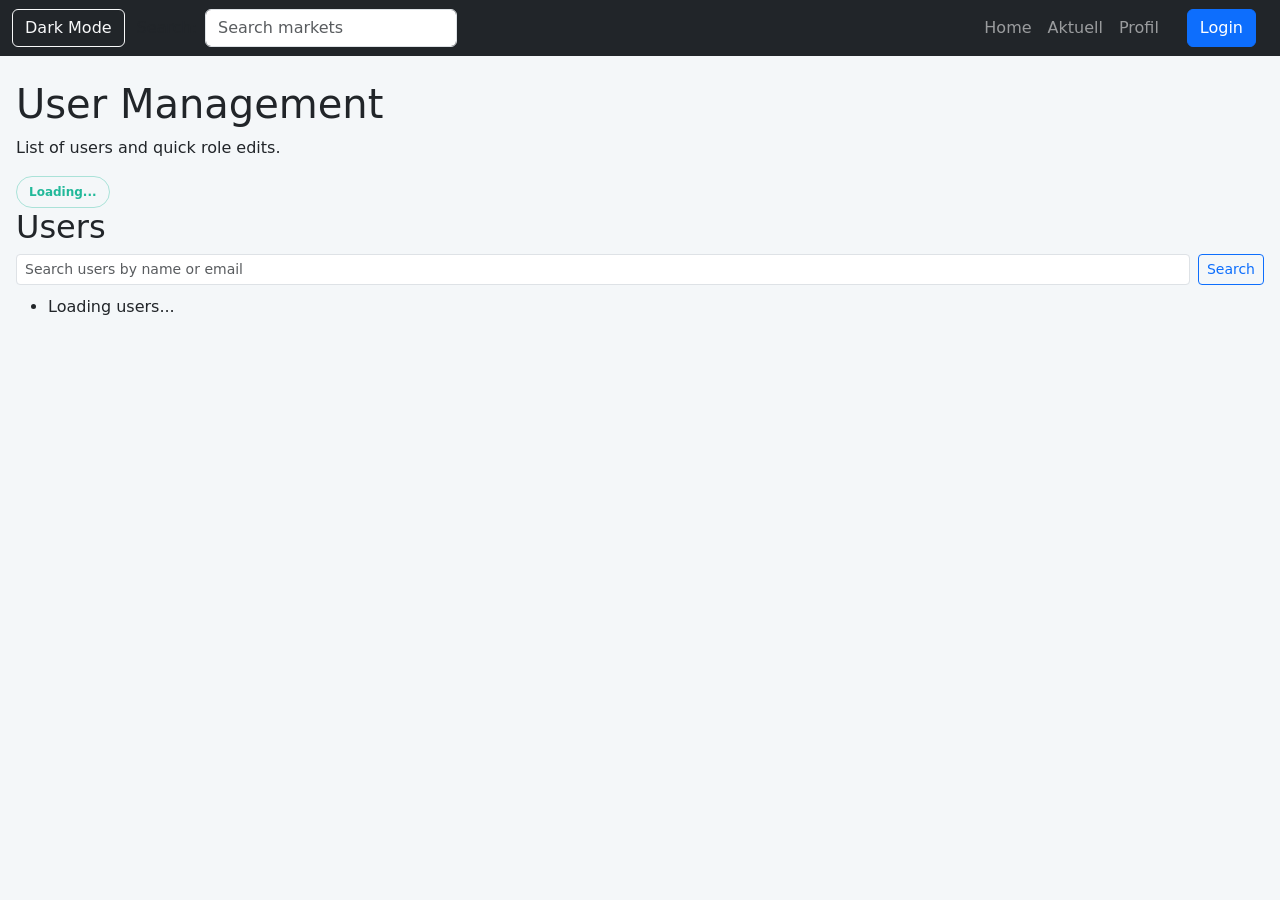
<file: frontend/user_admin.html>
<!DOCTYPE html>
<html lang="en" data-bs-theme="light">
<head>
    <meta charset="UTF-8">
    <meta name="viewport" content="width=device-width, initial-scale=1.0">
    <title>HTLkrems Predict · User Management</title>

    <script src="https://cdn.jsdelivr.net/npm/bootstrap@5.3.8/dist/js/bootstrap.bundle.min.js"></script>
    <link href="https://cdn.jsdelivr.net/npm/bootstrap@5.3.8/dist/css/bootstrap.min.css" rel="stylesheet">
    <link rel="stylesheet" href="style.css">
</head>
<body>
    <nav class="navbar navbar-expand-lg navbar-dark bg-dark">
        <div class="container-fluid">
            <button class="navbar-toggler" type="button" data-bs-toggle="collapse" data-bs-target="#navbarNav">
                <span class="navbar-toggler-icon"></span>
            </button>

            <button type="button" class="btn btn-outline-light" id="ChangeModeButton">
                Dark Mode
            </button>

            <div class="navbar-search">
                <form>
                    <label for="search">Search:</label>
                    <input type="text" class="form-control" id="search" placeholder="Search markets">
                </form>
            </div>

            <div class="collapse navbar-collapse" id="navbarNav">
                <ul class="navbar-nav">
                    <li class="nav-item"><a class="nav-link" href="index.html">Home</a></li>
                    <li class="nav-item"><a class="nav-link" href="index.html#live-markets">Aktuell</a></li>
                    <li class="nav-item"><a class="nav-link" href="profile.html">Profil</a></li>
                    <li class="nav-item"><a class="nav-link d-none" id="adminLink" href="admin.html">Admin</a></li>
                </ul>
            </div>

            <div class="auth-area">
                <div class="auth-buttons">
                    <span class="navbar-text text-light" id="authUserName"></span>
                    <a class="btn btn-outline-light d-none" id="profileLink" href="profile.html">Profile</a>
                    <button type="button" class="btn btn-outline-light d-none" id="logoutButton">Logout</button>
                    <button type="button" class="btn btn-primary" id="openLoginModal">Login</button>
                </div>
            </div>
        </div>
    </nav>

    <div class="page-content" id="userAdminPage">
        <header class="page-header">
            <div>
                <h1>User Management</h1>
                <p>List of users and quick role edits.</p>
            </div>
            <span class="backend-badge" id="userAdminStatus">Loading...</span>
        </header>

        <section class="market-card">
            <h2>Users</h2>
            <div style="display:flex;gap:8px;align-items:center;margin-bottom:10px;">
                <input id="userSearch" class="form-control form-control-sm" placeholder="Search users by name or email">
                <button id="userSearchBtn" class="btn btn-sm btn-outline-primary">Search</button>
            </div>
            <ul id="userList">
                <li>Loading users...</li>
            </ul>
        </section>

        <p class="form-status" id="userAdminFormStatus"></p>
    </div>

    <script src="script.js?v=2"></script>
</body>
</html>
</file>
<file: frontend/style.css>
html,
body {
    overflow-x: hidden;
}

body {
    background: #f4f7f9;
    transition: 0.3s;
}

[data-bs-theme="dark"] body {
    background: #101722;
}

.navbar .container-fluid {
  gap: 12px;
}

.nav-link:hover {
    transform: scale(1.1);
}

.navbar-toggler {
    border: none;
}

.theme-toggle {
  align-items: center;
  background: rgba(255, 255, 255, 0.08);
  border: 1px solid rgba(255, 255, 255, 0.42);
  border-radius: 50%;
  color: #ffffff;
  cursor: pointer;
  display: inline-flex;
  flex: 0 0 40px;
  font-size: 20px;
  height: 40px;
  justify-content: center;
  line-height: 1;
  transition: background 0.2s ease, transform 0.2s ease;
  width: 40px;
}

.theme-toggle:hover {
  background: rgba(255, 255, 255, 0.18);
  transform: translateY(-1px);
}

.auth-area {
  position: relative;
}

.auth-buttons {
  display: flex;
  gap: 8px;
  padding-right: 12px;
}

#navbarNav {
  flex-grow: 0;
  margin-left: auto;
}

.navbar-search {
  flex: 0 1 320px;
}

.navbar-search form {
  align-items: center;
  display: flex;
  gap: 8px;
  margin: 0;
}

.navbar-search .form-control {
  min-width: 0;
}

.auth-modal {
  display: none;
  position: fixed;
  z-index: 1050;
  left: 0;
  top: 0;
  width: 100%;
  height: 100%;
  overflow: auto;
  background-color: rgba(0, 0, 0, 0.55);
  padding: 60px 16px 24px;
}

.auth-modal.is-open {
  display: block;
}

.auth-modal-content {
  background-color: var(--bs-body-bg);
  color: var(--bs-body-color);
  margin: 0 auto;
  border: 1px solid var(--bs-border-color);
  border-radius: 8px;
  width: min(100%, 520px);
  padding: 24px;
  box-shadow: 0 18px 50px rgba(0, 0, 0, 0.35);
}

.auth-modal-header {
  display: flex;
  align-items: center;
  justify-content: space-between;
  gap: 16px;
  margin-bottom: 16px;
}

.auth-modal-header h2 {
  margin: 0;
  font-size: 28px;
}

.auth-close {
  border: 0;
  background: transparent;
  color: var(--bs-body-color);
  cursor: pointer;
  font-size: 34px;
  font-weight: bold;
  line-height: 1;
  padding: 0 4px;
}

.auth-close:hover {
  color: #dc3545;
}

.auth-modal input[type=text],
.auth-modal input[type=password] {
  width: 100%;
  padding: 12px 14px;
  margin: 8px 0 16px;
  display: inline-block;
  border: 1px solid var(--bs-border-color);
  border-radius: 6px;
  background: var(--bs-body-bg);
  color: var(--bs-body-color);
}

.auth-modal input[type=text]:focus,
.auth-modal input[type=password]:focus {
  border-color: #0d6efd;
  outline: none;
}

.auth-submit,
.auth-cancel {
  border: 0;
  border-radius: 6px;
  color: white;
  cursor: pointer;
  padding: 12px 18px;
}

.auth-submit {
  background-color: #198754;
}

.auth-cancel {
  background-color: #dc3545;
}

.auth-submit:hover,
.auth-cancel:hover {
  opacity: 0.85;
}

.auth-checkbox {
  display: block;
  margin: 12px 0;
}

.auth-modal-footer,
.auth-actions {
  display: flex;
  align-items: center;
  justify-content: space-between;
  gap: 16px;
  margin-top: 16px;
}

.auth-actions .auth-cancel,
.auth-actions .auth-submit {
  width: 50%;
}

.auth-animate {
  animation: auth-zoom 0.25s;
}

@keyframes auth-zoom {
  from {transform: scale(0.95); opacity: 0}
  to {transform: scale(1); opacity: 1}
}

@media screen and (max-width: 360px) {
  .auth-modal-footer,
  .auth-actions {
    align-items: stretch;
    flex-direction: column;
  }

  .auth-actions .auth-cancel,
  .auth-actions .auth-submit {
    width: 100%;
  }
}

/* Slideshow */
* {box-sizing:border-box}

.page-content {
  margin: 24px auto;
  max-width: 1540px;
  padding: 0 16px;
  position: relative;
  width: 100%;
}

.coin-system {
  background: var(--bs-body-bg);
  border: 1px solid var(--bs-border-color);
  border-radius: 6px;
  box-shadow: 0 2px 8px rgba(16, 31, 49, 0.08);
  left: -156px;
  padding: 14px;
  position: absolute;
  top: 0;
  width: 140px;
}

.coin-label {
  color: #22b99a;
  display: block;
  font-size: 11px;
  font-weight: 800;
  letter-spacing: 0;
  margin-bottom: 6px;
  text-transform: uppercase;
}

.coin-system strong {
  display: block;
  font-size: 22px;
  line-height: 1.1;
}

.coin-system small {
  color: var(--bs-secondary-color);
  display: block;
  font-size: 11px;
  font-weight: 700;
  margin-top: 8px;
}

.vote-toast {
  background: #111827;
  border: 1px solid rgba(255, 255, 255, 0.14);
  border-radius: 6px;
  bottom: 24px;
  box-shadow: 0 14px 40px rgba(0, 0, 0, 0.24);
  color: #ffffff;
  font-size: 14px;
  font-weight: 700;
  left: 50%;
  opacity: 0;
  padding: 12px 18px;
  pointer-events: none;
  position: fixed;
  transform: translate(-50%, 12px);
  transition: opacity 0.2s ease, transform 0.2s ease;
  z-index: 1100;
}

.vote-toast.is-visible {
  opacity: 1;
  transform: translate(-50%, 0);
}

.stats-grid {
  display: grid;
  gap: 16px;
  grid-template-columns: repeat(4, minmax(0, 1fr));
  margin-left: auto;
  margin-right: auto;
  margin-bottom: 16px;
  max-width: 1180px;
}

.stat-card {
  align-items: center;
  background: var(--bs-body-bg);
  border: 1px solid var(--bs-border-color);
  border-radius: 4px;
  box-shadow: 0 2px 8px rgba(16, 31, 49, 0.08);
  display: flex;
  gap: 12px;
  min-height: 86px;
  padding: 14px 16px;
}

.stat-icon {
  align-items: center;
  border-radius: 50%;
  color: white;
  display: flex;
  flex: 0 0 42px;
  font-size: 10px;
  font-weight: 700;
  height: 42px;
  justify-content: center;
  letter-spacing: 0;
  width: 42px;
}

.stat-blue { background: #1d8cf8; }
.stat-cyan { background: #21c8db; }
.stat-yellow { background: #ffc107; }
.stat-green { background: #20a464; }

.stat-card p {
  color: var(--bs-secondary-color);
  font-size: 11px;
  font-weight: 700;
  margin: 0;
  text-transform: uppercase;
}

.stat-card strong {
  display: block;
  font-size: 22px;
  font-weight: 500;
  line-height: 1.2;
}

.stat-card small {
  color: #22a06b;
  display: block;
  font-size: 11px;
  margin-top: 6px;
}

.market-layout {
  align-items: start;
  display: grid;
  gap: 16px;
  grid-template-columns: minmax(0, 1180px) minmax(260px, 320px);
  justify-content: center;
  margin-bottom: 16px;
}

.market-discovery {
  background: var(--bs-body-bg);
  border: 1px solid var(--bs-border-color);
  border-radius: 6px;
  box-shadow: 0 2px 8px rgba(16, 31, 49, 0.08);
  padding: 18px;
}

.market-discovery-header {
  align-items: center;
  display: flex;
  gap: 16px;
  justify-content: space-between;
  margin-bottom: 14px;
}

.market-header-actions {
  align-items: center;
  display: flex;
  gap: 10px;
}

.market-kicker {
  color: #22b99a;
  display: block;
  font-size: 11px;
  font-weight: 800;
  letter-spacing: 0;
  text-transform: uppercase;
}

.market-discovery h1 {
  font-size: clamp(24px, 4vw, 38px);
  font-weight: 700;
  line-height: 1.1;
  margin: 2px 0 0;
}

.market-action,
.market-tabs button,
.market-topic-row span {
  border-radius: 999px;
  white-space: nowrap;
}

.market-action {
  background: #111827;
  border: 1px solid #111827;
  color: #ffffff;
  font-size: 13px;
  font-weight: 700;
  min-height: 38px;
  padding: 8px 16px;
}

.stake-control {
  align-items: center;
  border: 1px solid var(--bs-border-color);
  border-radius: 999px;
  color: var(--bs-secondary-color);
  display: flex;
  font-size: 12px;
  font-weight: 800;
  gap: 8px;
  min-height: 38px;
  padding: 5px 6px 5px 14px;
  text-transform: uppercase;
}

.stake-control select {
  background: rgba(128, 128, 128, 0.1);
  border: 1px solid var(--bs-border-color);
  border-radius: 999px;
  color: var(--bs-body-color);
  font-size: 13px;
  font-weight: 800;
  min-height: 28px;
  padding: 2px 8px;
}

[data-bs-theme="dark"] .stake-control select {
  background: #1a2430;
  border-color: rgba(255, 255, 255, 0.1);
  color: #f8fafc;
}

[data-bs-theme="dark"] .market-action {
  background: #f8fafc;
  border-color: #f8fafc;
  color: #111827;
}

.market-tabs,
.market-topic-row {
  display: flex;
  gap: 8px;
  overflow-x: auto;
  padding-bottom: 8px;
}

.market-tabs button {
  background: transparent;
  border: 1px solid var(--bs-border-color);
  color: var(--bs-body-color);
  font-size: 13px;
  font-weight: 700;
  min-height: 34px;
  padding: 6px 14px;
}

.market-tabs button.is-selected {
  background: #e8fbf6;
  border-color: #93e5d1;
  color: #08785f;
}

[data-bs-theme="dark"] .market-tabs button.is-selected {
  background: rgba(34, 185, 154, 0.18);
  border-color: rgba(34, 185, 154, 0.46);
  color: #6ee7c8;
}

.market-topic-row {
  margin: 2px 0 14px;
}

.market-topic-row span {
  background: rgba(128, 128, 128, 0.12);
  border: 1px solid transparent;
  color: var(--bs-secondary-color);
  cursor: pointer;
  font-size: 12px;
  font-weight: 700;
  padding: 6px 12px;
}

.market-topic-row span.is-selected {
  background: #111827;
  color: #ffffff;
}

[data-bs-theme="dark"] .market-topic-row span.is-selected {
  background: #f8fafc;
  color: #111827;
}

.market-card-grid {
  display: grid;
  gap: 12px;
  grid-template-columns: repeat(3, minmax(0, 1fr));
}

.market-empty-state {
  background: rgba(128, 128, 128, 0.09);
  border: 1px dashed var(--bs-border-color);
  border-radius: 6px;
  color: var(--bs-secondary-color);
  display: none;
  font-size: 14px;
  font-weight: 700;
  margin-top: 12px;
  padding: 18px;
  text-align: center;
}

.market-empty-state.is-visible {
  display: block;
}

.prediction-card {
  border: 1px solid var(--bs-border-color);
  border-radius: 6px;
  display: flex;
  flex-direction: column;
  gap: 14px;
  min-height: 244px;
  padding: 14px;
}

.prediction-card.is-hidden {
  display: none;
}

.prediction-card-top {
  align-items: flex-start;
  display: flex;
  gap: 12px;
}

.prediction-icon {
  align-items: center;
  background: #e8f1ff;
  border: 1px solid #c7dcff;
  border-radius: 8px;
  color: #1d4ed8;
  display: flex;
  flex: 0 0 48px;
  font-size: 13px;
  font-weight: 800;
  height: 48px;
  justify-content: center;
}

.prediction-icon-green {
  background: #e8fbf6;
  border-color: #b9efdf;
  color: #08785f;
}

.prediction-icon-orange {
  background: #fff4e6;
  border-color: #ffd7a1;
  color: #b45309;
}

.prediction-icon-purple {
  background: #f2e8ff;
  border-color: #dbc2ff;
  color: #7e22ce;
}

.prediction-icon-blue {
  background: #e0f2fe;
  border-color: #bae6fd;
  color: #0369a1;
}

.prediction-icon-red {
  background: #fee2e2;
  border-color: #fecaca;
  color: #b42318;
}

.prediction-card p {
  color: var(--bs-secondary-color);
  font-size: 12px;
  font-weight: 700;
  margin: 0 0 4px;
}

.prediction-card h2 {
  font-size: 17px;
  font-weight: 700;
  line-height: 1.25;
  margin: 0;
}

.prediction-outcomes {
  display: grid;
  gap: 8px;
  grid-template-columns: repeat(2, minmax(0, 1fr));
}

.prediction-outcomes div {
  background: rgba(128, 128, 128, 0.09);
  border: 1px solid var(--bs-border-color);
  border-radius: 6px;
  padding: 10px;
}

.prediction-outcomes span {
  color: var(--bs-secondary-color);
  display: block;
  font-size: 12px;
  font-weight: 700;
}

.prediction-outcomes strong {
  display: block;
  font-size: 26px;
  line-height: 1.1;
}

.prediction-buttons {
  display: grid;
  gap: 8px;
  grid-template-columns: repeat(2, minmax(0, 1fr));
}

.prediction-buttons button {
  border: 0;
  border-radius: 6px;
  cursor: pointer;
  font-size: 13px;
  font-weight: 800;
  min-height: 38px;
  padding: 8px 10px;
}

.buy-yes {
  background: #d9f8ee;
  color: #067052;
}

.buy-no {
  background: #fee2e2;
  color: #b42318;
}

.prediction-buttons button.is-selected {
  box-shadow: 0 0 0 3px rgba(34, 185, 154, 0.24);
  transform: translateY(-1px);
}

.prediction-card footer {
  align-items: center;
  border-top: 1px solid var(--bs-border-color);
  color: var(--bs-secondary-color);
  display: flex;
  font-size: 12px;
  font-weight: 700;
  justify-content: space-between;
  margin-top: auto;
  padding-top: 10px;
}

.my-votes-panel {
  background: var(--bs-body-bg);
  border: 1px solid var(--bs-border-color);
  border-radius: 6px;
  box-shadow: 0 2px 8px rgba(16, 31, 49, 0.08);
  padding: 18px;
  position: sticky;
  top: 16px;
}

.my-votes-list {
  display: grid;
  gap: 8px;
  list-style: none;
  margin: 0;
  padding: 0;
}

.my-votes-list li {
  align-items: center;
  background: rgba(128, 128, 128, 0.09);
  border: 1px solid var(--bs-border-color);
  border-radius: 6px;
  color: var(--bs-body-color);
  display: flex;
  flex-wrap: wrap;
  font-size: 13px;
  gap: 10px;
  justify-content: space-between;
  padding: 10px 12px;
}

.my-votes-list span {
  color: var(--bs-secondary-color);
  font-weight: 700;
}

.admin-page {
  margin: 24px auto;
  max-width: 1100px;
  padding: 0 16px;
}

.admin-login-panel,
.admin-dashboard,
.admin-tool-card,
.admin-users-panel {
  background: var(--bs-body-bg);
  border: 1px solid var(--bs-border-color);
  border-radius: 6px;
  box-shadow: 0 2px 8px rgba(16, 31, 49, 0.08);
}

.admin-login-panel {
  margin: 56px auto 0;
  max-width: 420px;
  padding: 22px;
}

.admin-login-panel h1,
.admin-dashboard h1,
.admin-tool-card h2,
.admin-users-panel h2 {
  margin: 0 0 14px;
}

.admin-login-panel label,
.admin-user-search label {
  color: var(--bs-secondary-color);
  display: block;
  font-size: 12px;
  font-weight: 800;
  margin-bottom: 6px;
  text-transform: uppercase;
}

.admin-login-panel input,
.admin-user-search input {
  background: var(--bs-body-bg);
  border: 1px solid var(--bs-border-color);
  border-radius: 6px;
  color: var(--bs-body-color);
  margin-bottom: 14px;
  min-height: 40px;
  padding: 8px 10px;
  width: 100%;
}

.admin-login-panel button,
.admin-dashboard button {
  border: 0;
  border-radius: 6px;
  cursor: pointer;
  font-weight: 800;
  min-height: 38px;
  padding: 8px 12px;
}

.admin-login-panel button,
#adminLogoutButton {
  background: #111827;
  color: #ffffff;
}

.admin-dashboard {
  padding: 18px;
}

.admin-dashboard.is-hidden,
.admin-login-panel.is-hidden {
  display: none;
}

.admin-dashboard-header {
  align-items: center;
  display: flex;
  gap: 16px;
  justify-content: space-between;
  margin-bottom: 16px;
}

.admin-dashboard-header span {
  color: #22b99a;
  display: block;
  font-size: 11px;
  font-weight: 800;
  text-transform: uppercase;
}

.admin-actions-grid {
  display: grid;
  gap: 12px;
  grid-template-columns: repeat(2, minmax(0, 1fr));
  margin-bottom: 16px;
}

.admin-tool-card,
.admin-users-panel {
  padding: 16px;
}

.admin-tool-card p {
  color: var(--bs-secondary-color);
  font-size: 14px;
}

.danger-button {
  background: #fee2e2;
  color: #b42318;
}

.admin-user-list {
  display: grid;
  gap: 10px;
  list-style: none;
  margin: 0;
  padding: 0;
}

.admin-user-list li {
  align-items: center;
  background: rgba(128, 128, 128, 0.09);
  border: 1px solid var(--bs-border-color);
  border-radius: 6px;
  display: flex;
  gap: 12px;
  justify-content: space-between;
  padding: 12px;
}

.admin-user-list strong,
.admin-user-list span,
.admin-user-list small {
  display: block;
}

.admin-user-list span,
.admin-user-list small,
.admin-message {
  color: var(--bs-secondary-color);
}

.admin-user-actions {
  display: flex;
  flex-wrap: wrap;
  gap: 8px;
  justify-content: flex-end;
}

.admin-user-actions button {
  background: rgba(128, 128, 128, 0.14);
  color: var(--bs-body-color);
}

.admin-message {
  font-weight: 700;
  margin: 12px 0 0;
}

.dashboard-main {
  align-items: stretch;
  display: grid;
  gap: 16px;
  grid-template-columns: minmax(0, 2.2fr) minmax(240px, 0.8fr);
  margin-left: auto;
  margin-right: auto;
  margin-bottom: 16px;
  max-width: 1540px;
}

.graph-overview {
  background: var(--bs-body-bg);
  border: 1px solid var(--bs-border-color);
  border-radius: 4px;
  box-shadow: 0 2px 8px rgba(16, 31, 49, 0.08);
  margin: 0;
  padding: 18px;
  position: relative;
  width: 100%;
}

.panel-header {
  align-items: center;
  display: flex;
  gap: 16px;
  justify-content: space-between;
  margin-bottom: 12px;
}

.dashboard-actions {
  align-items: center;
  display: flex;
  gap: 10px;
}

.panel-header h2 {
  font-size: 22px;
  font-weight: 500;
  line-height: 1;
  margin: 0;
}

.panel-header span {
  color: var(--bs-secondary-color);
  font-size: 14px;
}

.date-filter {
  display: flex;
  gap: 8px;
}

.date-filter button {
  background: transparent;
  border: 1px solid var(--bs-border-color);
  border-radius: 3px;
  color: var(--bs-body-color);
  font-size: 12px;
  min-height: 32px;
  padding: 5px 10px;
}

.backend-badge {
  align-items: center;
  border: 1px solid rgba(34, 185, 154, 0.35);
  border-radius: 999px;
  color: #22b99a;
  display: inline-flex;
  font-size: 12px;
  font-weight: 700;
  min-height: 32px;
  padding: 5px 12px;
  white-space: nowrap;
}

.backend-badge.is-warn {
  border-color: rgba(220, 53, 69, 0.35);
  color: #dc3545;
}

/* Slideshow container */
.slideshow-container {
  margin: 0;
  min-height: 340px;
  position: relative;
}

.mySlides {
  display: none;
}

.slide-image {
  background:
    linear-gradient(rgba(31, 193, 166, 0.08) 1px, transparent 1px),
    linear-gradient(90deg, rgba(31, 193, 166, 0.08) 1px, transparent 1px),
    linear-gradient(180deg, rgba(34, 187, 153, 0.16), rgba(29, 140, 248, 0.08));
  background-size: 100% 40px, 60px 100%, 100% 100%;
  border: 1px solid #b7e8e1;
  border-radius: 4px;
  margin: 0 auto;
  max-width: 680px;
  min-height: 210px;
  overflow: hidden;
}

.slide-image img {
  display: block;
  height: 210px;
  object-fit: cover;
  opacity: 0.9;
  width: 100%;
}

/* Next & previous buttons */
.prev, .next {
  cursor: pointer;
  position: absolute;
  top: 44%;
  width: auto;
  margin-top: -22px;
  padding: 16px;
  color: var(--bs-body-color);
  font-weight: bold;
  font-size: 18px;
  transition: 0.6s ease;
  border-radius: 0 3px 3px 0;
  user-select: none;
}

.prev {
  left: 22px;
}

/* Position the "next button" to the right */
.next {
  right: 22px;
  border-radius: 3px 0 0 3px;
}

/* On hover, add a black background color with a little bit see-through */
.prev:hover, .next:hover {
  background-color: rgba(0,0,0,0.8);
}

/* Caption text */
.text {
  color: #f2f2f2;
  font-size: 15px;
  padding: 8px 12px;
  position: absolute;
  bottom: 8px;
  width: 100%;
  text-align: center;
}

.slide-dots {
  margin: 10px 0;
  text-align: center;
}

.graph-vote-row {
  align-items: end;
  display: grid;
  grid-template-columns: 1fr auto 1fr;
  gap: 14px;
  margin: 14px 0 10px;
}

.vote-button {
  border: 0;
  border-radius: 4px;
  color: white;
  cursor: pointer;
  font-size: clamp(18px, 3vw, 30px);
  font-weight: 600;
  line-height: 1;
  min-height: 42px;
  padding: 8px 18px;
  transition: opacity 0.2s ease, transform 0.2s ease;
}

.vote-button:hover {
  opacity: 0.86;
  transform: translateY(-1px);
}

.vote-button:focus-visible {
  outline: 3px solid rgba(13, 110, 253, 0.35);
  outline-offset: 2px;
}

.vote-up {
  background: #20a464;
  justify-self: start;
}

.vote-down {
  background: #dc3545;
  justify-self: end;
  text-align: right;
}

.graph-title {
  font-size: clamp(24px, 4vw, 42px);
  font-weight: 500;
  line-height: 1;
  margin: 0;
  text-align: center;
}

.graph-details {
  border-top: 1px solid var(--bs-border-color);
  display: grid;
  grid-template-columns: 2fr 1fr;
  min-height: 74px;
}

.graph-details h2 {
  font-size: 15px;
  font-weight: 600;
  margin: 0 0 8px;
}

.graph-details p {
  margin: 0;
}

.graph-description,
.latest-votes {
  padding: 6px 10px 10px;
}

.latest-votes {
  border-left: 1px solid var(--bs-border-color);
}

@media screen and (max-width: 700px) {
  .graph-details {
    grid-template-columns: 1fr;
  }

  .latest-votes {
    border-left: 0;
    border-top: 1px solid var(--bs-border-color);
  }
}

/* Number text (1/3 etc) */
.numbertext {
  color: #f2f2f2;
  font-size: 12px;
  padding: 8px 12px;
  position: absolute;
  top: 0;
}

/* The dots/bullets/indicators */
.dot {
  cursor: pointer;
  height: 15px;
  width: 15px;
  margin: 0 2px;
  background-color: #bbb;
  border-radius: 50%;
  display: inline-block;
  transition: background-color 0.6s ease;
}

.active, .dot:hover {
  background-color: #717171;
}

/* Fading animation */
.slide-fade {
  animation-name: slide-fade;
  animation-duration: 1.5s;
}

@keyframes slide-fade {
  from {opacity: .4}
  to {opacity: 1}
}

.expired-trades-wrapper {
  display: grid;
  gap: 16px;
  grid-template-columns: repeat(2, minmax(0, 1fr));
  min-width: 0;
}

.trades-area {
  margin-left: auto;
  margin-right: auto;
  max-width: 1180px;
  width: 100%;
}

.expired-trades-slider {
  align-items: center;
  background: var(--bs-body-bg);
  border: 1px solid var(--bs-border-color);
  border-radius: 4px;
  box-shadow: 0 2px 8px rgba(16, 31, 49, 0.08);
  display: grid;
  gap: 10px;
  grid-template-columns: 34px 1fr 34px;
  min-height: 86px;
  padding: 10px;
}

.trade-slide {
  display: none;
  gap: 12px;
  grid-template-columns: repeat(4, minmax(0, 1fr));
}

.trade-slide.is-active {
  display: grid;
}

.expired-trade-card {
  border: 1px solid var(--bs-border-color);
  border-radius: 4px;
  min-height: 62px;
  overflow: hidden;
  padding: 6px 8px 5px;
  position: relative;
}

.trade-graph-placeholder {
  align-items: center;
  background:
    linear-gradient(135deg, transparent 0 42%, var(--bs-border-color) 43% 45%, transparent 46%),
    linear-gradient(20deg, transparent 0 52%, var(--bs-border-color) 53% 55%, transparent 56%);
  border: 1px solid var(--bs-border-color);
  border-radius: 6px;
  display: flex;
  height: 34px;
  justify-content: center;
  overflow: hidden;
  width: 100%;
}

.trade-graph-placeholder span {
  background: var(--bs-body-bg);
  border: 1px solid var(--bs-border-color);
  border-radius: 4px;
  font-size: 11px;
  line-height: 1;
  padding: 3px 8px;
}

.trade-graph-placeholder img {
  display: block;
  height: 100%;
  object-fit: cover;
  width: 100%;
}

.trade-arrow {
  background: transparent;
  border: 0;
  color: var(--bs-body-color);
  cursor: pointer;
  font-size: 24px;
  font-weight: 700;
  line-height: 1;
  padding: 0;
}

.trade-result {
  display: flex;
  font-size: 12px;
  gap: 10px;
  justify-content: center;
  margin-top: 4px;
}

.ongoing-trades-panel {
  background: var(--bs-body-bg);
  border: 1px solid var(--bs-border-color);
  border-radius: 4px;
  box-shadow: 0 2px 8px rgba(16, 31, 49, 0.08);
  display: flex;
  flex-direction: column;
  min-height: 100%;
  overflow: hidden;
  width: 100%;
}

.ongoing-trades-panel h2 {
  font-size: 16px;
  font-weight: 600;
  margin: 0 0 10px;
}

.ongoing-trades-panel ul {
  font-size: 13px;
  list-style: none;
  margin: 0;
  padding: 0;
}

.ranking-section,
.ongoing-section {
  padding: 16px;
}

.ranking-section {
  flex: 1;
}

.ongoing-section {
  border-top: 1px solid var(--bs-border-color);
  flex: 1;
}

.ranking-list li,
.ongoing-list li {
  margin-bottom: 12px;
}

.ranking-list li {
  align-items: center;
  display: flex;
  justify-content: space-between;
}

.ranking-list strong {
  color: #20a464;
  font-size: 13px;
}

.trade-progress {
  background: rgba(128, 128, 128, 0.18);
  border-radius: 999px;
  height: 6px;
  margin-top: 7px;
  overflow: hidden;
}

.trade-progress span {
  background: #22b99a;
  display: block;
  height: 100%;
}

@media screen and (max-width: 800px) {
  .stats-grid,
  .dashboard-main,
  .expired-trades-wrapper {
    grid-template-columns: 1fr;
  }

  .trade-slide,
  .trade-slide.is-active {
    grid-template-columns: repeat(2, minmax(0, 1fr));
  }

  .ongoing-trades-panel {
    min-height: 160px;
  }
}

@media screen and (max-width: 560px) {
  .stats-grid {
    grid-template-columns: 1fr;
  }

  .panel-header {
    align-items: stretch;
    flex-direction: column;
  }

  .dashboard-actions {
    align-items: stretch;
    flex-direction: column;
  }

  .date-filter {
    width: 100%;
  }

  .date-filter button {
    flex: 1;
  }

  .backend-badge {
    justify-content: center;
  }
}

@media screen and (max-width: 460px) {
  .expired-trades-slider {
    grid-template-columns: 24px 1fr 24px;
  }

  .trade-slide,
  .trade-slide.is-active {
    grid-template-columns: 1fr;
  }
}

@media screen and (max-width: 1500px) {
  .coin-system {
    margin-bottom: 16px;
    position: static;
    width: 100%;
  }
}

@media screen and (max-width: 900px) {
  .market-layout {
    grid-template-columns: 1fr;
  }

  .market-card-grid {
    grid-template-columns: 1fr;
  }

  .my-votes-panel {
    position: static;
  }

  .admin-actions-grid {
    grid-template-columns: 1fr;
  }

  .admin-user-list li,
  .admin-dashboard-header {
    align-items: stretch;
    flex-direction: column;
  }

  .admin-user-actions {
    justify-content: flex-start;
  }
}

@media screen and (max-width: 560px) {
  .market-discovery-header {
    align-items: stretch;
    flex-direction: column;
  }

  .market-header-actions {
    align-items: stretch;
    flex-direction: column;
  }

  .market-action {
    width: 100%;
  }

  .stake-control {
    justify-content: space-between;
  }
}
</file>
<file: style.css>
body {
    transition: 0.3s;
}

.nav-link:hover {
    transform: scale(1.1);
}

.navbar-toggler {
    border: none;
}
</file>
